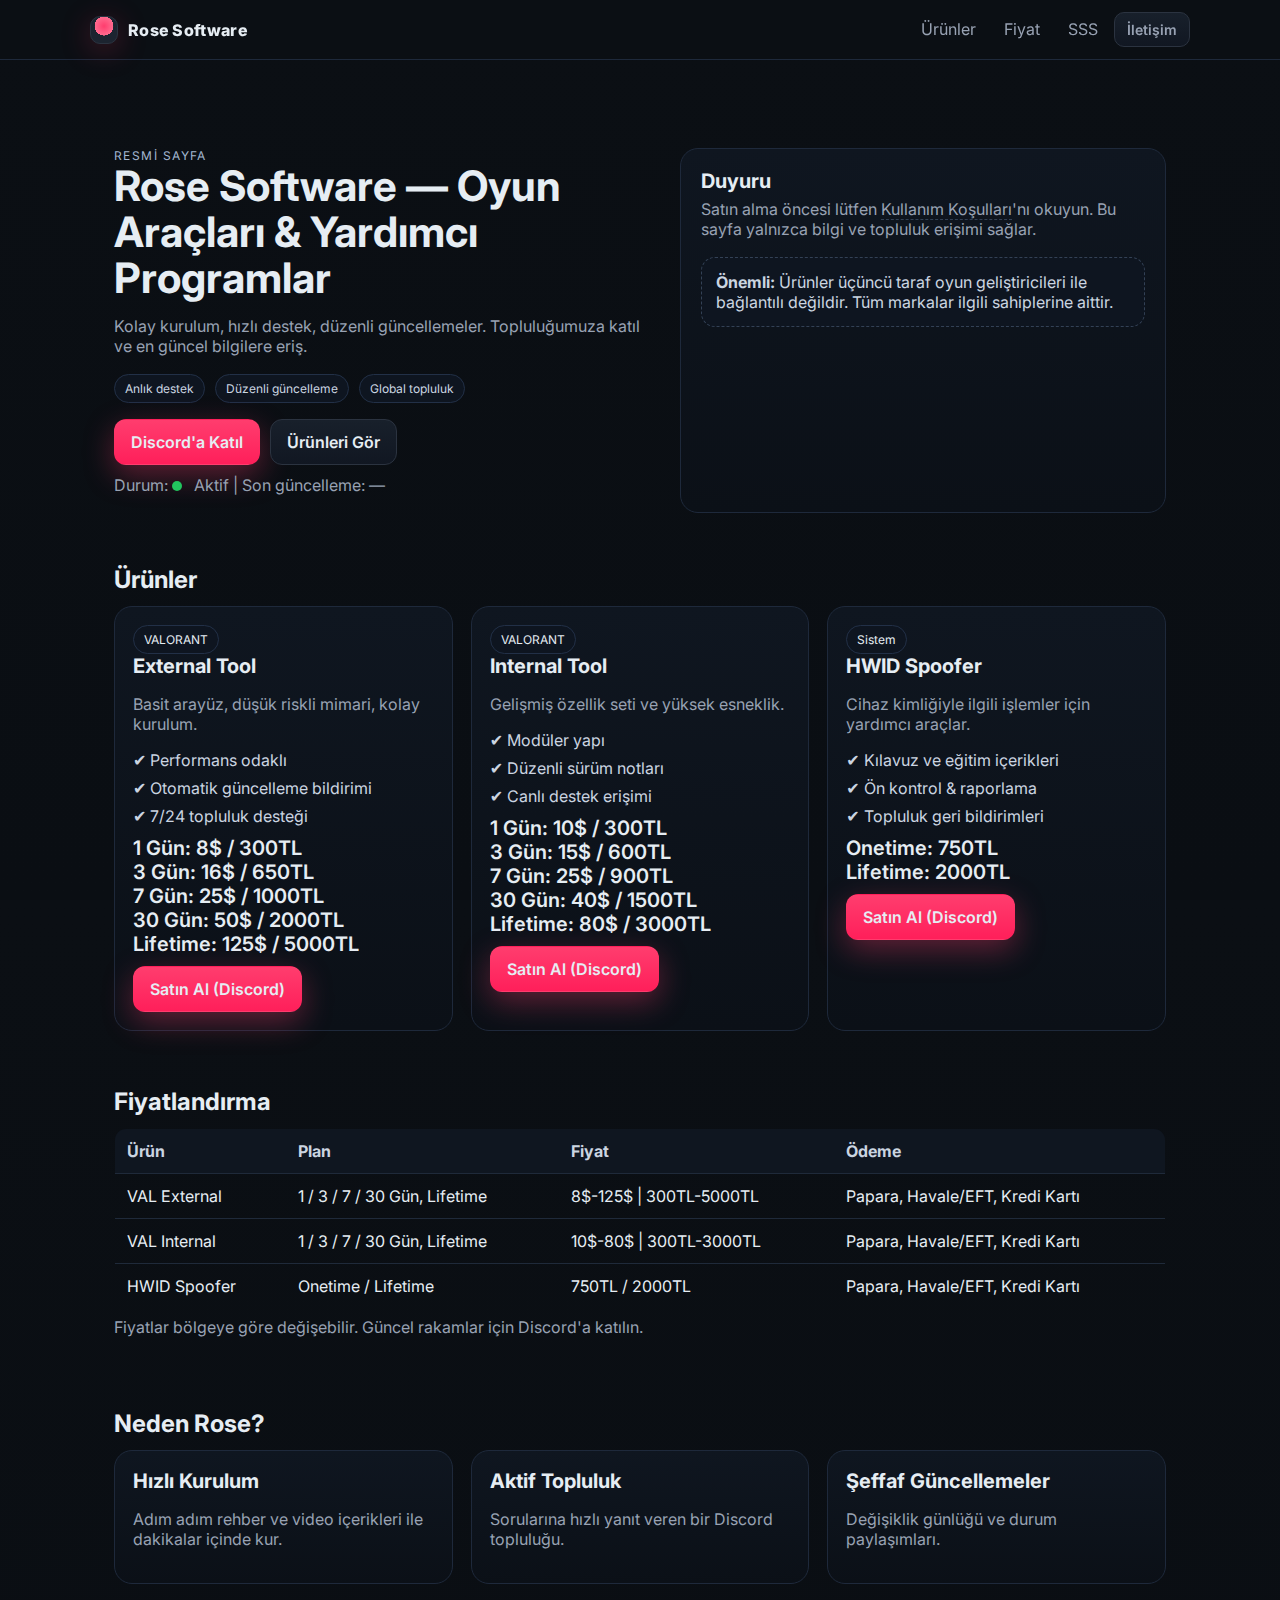
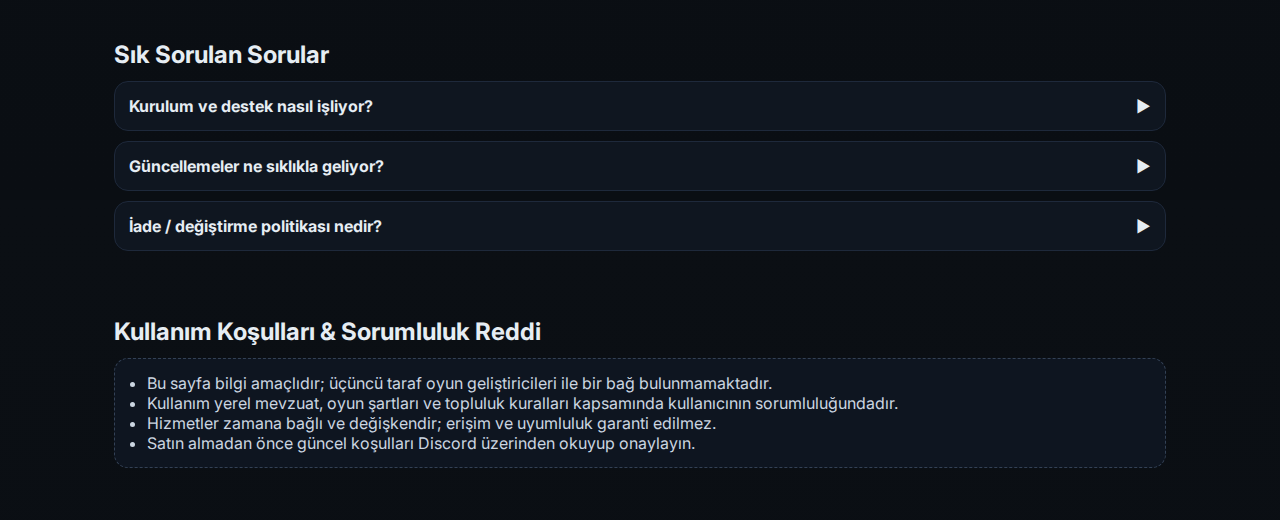
<file: index.html.html>
<!DOCTYPE html>
<html lang="tr">
<head>
  <meta charset="UTF-8" />
  <meta name="viewport" content="width=device-width, initial-scale=1" />
  <title>Rose Software | Official Page</title>
  <meta name="description" content="Rose Software — game utilities and tooling. Join our Discord for updates and support." />
  <link rel="preconnect" href="https://fonts.googleapis.com">
  <link rel="preconnect" href="https://fonts.gstatic.com" crossorigin>
  <link href="https://fonts.googleapis.com/css2?family=Inter:wght@300;400;500;600;700;800&display=swap" rel="stylesheet">
  <style>
    :root{
      --bg:#0b0f14; --card:#0f1620; --muted:#98a2b3; --text:#e6edf3; --rose:#ff3d6e; --rose-2:#ff6b8f; --line:#1e293b; --ok:#22c55e; --warn:#f59e0b;
    }
    *{box-sizing:border-box}
    html,body{margin:0;height:100%;background:linear-gradient(180deg,#0b0f14 0%, #0a0e13 100%);color:var(--text);font-family:Inter,system-ui,Segoe UI,Roboto,Arial,Helvetica,sans-serif}
    a{color:inherit;text-decoration:none}
    .container{max-width:1100px;margin:0 auto;padding:24px}
    header{position:sticky;top:0;background:rgba(11,15,20,.8);backdrop-filter:blur(8px);z-index:10;border-bottom:1px solid var(--line)}
    .nav{display:flex;align-items:center;justify-content:space-between;gap:12px;padding:12px 0}
    .brand{display:flex;align-items:center;gap:10px;font-weight:800;letter-spacing:.3px}
    .logo{width:28px;height:28px;border-radius:10px;background:radial-gradient(60% 60% at 50% 35%, var(--rose) 0%, var(--rose-2) 60%, transparent 61%), #1c2430;border:1px solid #2b3340;box-shadow:0 6px 30px rgba(255,61,110,.25)}
    .nav a{padding:8px 12px;border-radius:10px;color:var(--muted)}
    .nav a:hover{background:#0f1620;color:var(--text)}
    .btn{display:inline-flex;align-items:center;gap:10px;padding:12px 16px;border-radius:12px;border:1px solid #2b3340;background:linear-gradient(180deg,#18202b,#111722);font-weight:600}
    .btn.primary{border-color:transparent;background:linear-gradient(180deg,var(--rose),#ff1f5a);box-shadow:0 10px 30px rgba(255,61,110,.35)}
    .btn.small{padding:8px 12px;border-radius:10px;font-size:14px}
    .hero{padding:64px 0 24px;display:grid;grid-template-columns:1.05fr .95fr;gap:28px}
    .hero h1{font-size:42px;line-height:1.1;margin:0 0 14px}
    .hero p{color:var(--muted);margin:0 0 18px}
    .hero .card{background:linear-gradient(180deg,#0f1620,#0b1017);border:1px solid #1e293b;border-radius:18px;padding:20px}
    .badges{display:flex;flex-wrap:wrap;gap:10px;margin-top:8px}
    .badge{font-size:12px;color:#cbd5e1;background:#0e1520;border:1px solid #223047;border-radius:999px;padding:6px 10px}
    .grid{display:grid;grid-template-columns:repeat(3,1fr);gap:18px}
    @media(max-width:960px){.hero{grid-template-columns:1fr}.grid{grid-template-columns:1fr}}
    .card{background:linear-gradient(180deg,#0f1620,#0b1017);border:1px solid #1e293b;border-radius:18px;padding:18px}
    .card h3{margin:0 0 6px;font-size:20px}
    .muted{color:var(--muted)}
    .pill{display:inline-flex;align-items:center;gap:8px;background:#0e1520;border:1px solid #223047;border-radius:999px;padding:6px 10px;font-size:12px}
    .price{font-size:20px;font-weight:600;margin:10px 0}
    .feat{display:flex;align-items:flex-start;gap:10px;margin:8px 0;color:#cbd5e1}
    .feat svg{flex:0 0 auto;margin-top:3px}
    .section{padding:28px 0}
    .section h2{margin:0 0 12px}
    .table{width:100%;border-collapse:collapse;border:1px solid #1f2a3a;border-radius:12px;overflow:hidden}
    .table th,.table td{padding:12px;border-bottom:1px solid #1f2a3a;text-align:left}
    .table th{background:#0f1620;color:#cbd5e1}
    .faq-item{border:1px solid #1e293b;border-radius:14px;padding:14px;background:#0f1620;margin-bottom:10px}
    .faq-q{display:flex;justify-content:space-between;align-items:center;cursor:pointer}
    .rotate{transform:rotate(90deg)}
    footer{border-top:1px solid var(--line);padding:24px 0;color:#94a3b8}
    .kicker{font-size:12px;color:#a3b7d1;text-transform:uppercase;letter-spacing:.12em}
    .callout{border:1px dashed #334155;border-radius:14px;padding:14px;background:#0e1520;color:#cbd5e1}
    .status-dot{width:10px;height:10px;border-radius:999px;background:var(--ok);display:inline-block;margin-right:8px}
    .warn{color:#ffcc80}
    .linkish{border-bottom:1px dashed #334155}
    .foot-links{display:flex;gap:14px;flex-wrap:wrap}
  </style>
</head>
<body>
  <header>
    <div class="container nav">
      <div class="brand"><span class="logo"></span> <span>Rose Software</span></div>
      <nav>
        <a href="#products">Ürünler</a>
        <a href="#pricing">Fiyat</a>
        <a href="#faq">SSS</a>
        <a href="#contact" class="btn small">İletişim</a>
      </nav>
    </div>
  </header>

  <main class="container">
    <!-- HERO -->
    <section class="hero">
      <div>
        <div class="kicker">Resmi Sayfa</div>
        <h1>Rose Software — Oyun Araçları & Yardımcı Programlar</h1>
        <p>Kolay kurulum, hızlı destek, düzenli güncellemeler. Topluluğumuza katıl ve en güncel bilgilere eriş.</p>
        <div class="badges">
          <span class="badge">Anlık destek</span>
          <span class="badge">Düzenli güncelleme</span>
          <span class="badge">Global topluluk</span>
        </div>
        <div style="margin-top:16px;display:flex;gap:10px;flex-wrap:wrap">
          <a class="btn primary" href="https://discord.gg/j3f7S7Req8" target="_blank" rel="noopener">Discord'a Katıl</a>
          <a class="btn" href="#products">Ürünleri Gör</a>
        </div>
        <p class="muted" style="margin-top:10px">Durum: <span class="status-dot"></span> Aktif | Son güncelleme: <span id="lastUpdated">—</span></p>
      </div>
      <div class="card">
        <h3>Duyuru</h3>
        <p class="muted">Satın alma öncesi lütfen <a href="#tos" class="linkish">Kullanım Koşulları</a>'nı okuyun. Bu sayfa yalnızca bilgi ve topluluk erişimi sağlar.</p>
        <div class="callout" style="margin-top:10px">
          <strong>Önemli:</strong> Ürünler üçüncü taraf oyun geliştiricileri ile bağlantılı değildir. Tüm markalar ilgili sahiplerine aittir.
        </div>
      </div>
    </section>

    <!-- PRODUCTS -->
    <section id="products" class="section">
      <h2>Ürünler</h2>
      <div class="grid">
        <div class="card">
          <div class="pill">VALORANT</div>
          <h3>External Tool</h3>
          <p class="muted">Basit arayüz, düşük riskli mimari, kolay kurulum.</p>
          <div class="feat">✔ Performans odaklı</div>
          <div class="feat">✔ Otomatik güncelleme bildirimi</div>
          <div class="feat">✔ 7/24 topluluk desteği</div>
          <div class="price">
            1 Gün: 8$ / 300TL<br>
            3 Gün: 16$ / 650TL<br>
            7 Gün: 25$ / 1000TL<br>
            30 Gün: 50$ / 2000TL<br>
            Lifetime: 125$ / 5000TL
          </div>
          <a class="btn primary" href="https://discord.gg/j3f7S7Req8" target="_blank">Satın Al (Discord)</a>
        </div>
        <div class="card">
          <div class="pill">VALORANT</div>
          <h3>Internal Tool</h3>
          <p class="muted">Gelişmiş özellik seti ve yüksek esneklik.</p>
          <div class="feat">✔ Modüler yapı</div>
          <div class="feat">✔ Düzenli sürüm notları</div>
          <div class="feat">✔ Canlı destek erişimi</div>
          <div class="price">
            1 Gün: 10$ / 300TL<br>
            3 Gün: 15$ / 600TL<br>
            7 Gün: 25$ / 900TL<br>
            30 Gün: 40$ / 1500TL<br>
            Lifetime: 80$ / 3000TL
          </div>
          <a class="btn primary" href="https://discord.gg/j3f7S7Req8" target="_blank">Satın Al (Discord)</a>
        </div>
        <div class="card">
          <div class="pill">Sistem</div>
          <h3>HWID Spoofer</h3>
          <p class="muted">Cihaz kimliğiyle ilgili işlemler için yardımcı araçlar.</p>
          <div class="feat">✔ Kılavuz ve eğitim içerikleri</div>
          <div class="feat">✔ Ön kontrol & raporlama</div>
          <div class="feat">✔ Topluluk geri bildirimleri</div>
          <div class="price">
            Onetime: 750TL<br>
            Lifetime: 2000TL
          </div>
          <a class="btn primary" href="https://discord.gg/j3f7S7Req8" target="_blank">Satın Al (Discord)</a>
        </div>
      </div>
    </section>

    <!-- PRICING -->
    <section id="pricing" class="section">
      <h2>Fiyatlandırma</h2>
      <table class="table">
        <thead>
          <tr>
            <th>Ürün</th>
            <th>Plan</th>
            <th>Fiyat</th>
            <th>Ödeme</th>
          </tr>
        </thead>
        <tbody>
          <tr>
            <td>VAL External</td>
            <td>1 / 3 / 7 / 30 Gün, Lifetime</td>
            <td>8$-125$ | 300TL-5000TL</td>
            <td>Papara, Havale/EFT, Kredi Kartı</td>
          </tr>
          <tr>
            <td>VAL Internal</td>
            <td>1 / 3 / 7 / 30 Gün, Lifetime</td>
            <td>10$-80$ | 300TL-3000TL</td>
            <td>Papara, Havale/EFT, Kredi Kartı</td>
          </tr>
          <tr>
            <td>HWID Spoofer</td>
            <td>Onetime / Lifetime</td>
            <td>750TL / 2000TL</td>
            <td>Papara, Havale/EFT, Kredi Kartı</td>
          </tr>
        </tbody>
      </table>
      <p class="muted" style="margin-top:8px">Fiyatlar bölgeye göre değişebilir. Güncel rakamlar için Discord'a katılın.</p>
    </section>

    <!-- WHY US -->
    <section class="section">
      <h2>Neden Rose?</h2>
      <div class="grid" style="grid-template-columns:repeat(3,1fr)">
        <div class="card">
          <h3>Hızlı Kurulum</h3>
          <p class="muted">Adım adım rehber ve video içerikleri ile dakikalar içinde kur.</p>
        </div>
        <div class="card">
          <h3>Aktif Topluluk</h3>
          <p class="muted">Sorularına hızlı yanıt veren bir Discord topluluğu.</p>
        </div>
        <div class="card">
          <h3>Şeffaf Güncellemeler</h3>
          <p class="muted">Değişiklik günlüğü ve durum paylaşımları.</p>
        </div>
      </div>
    </section>

    <!-- FAQ -->
    <section id="faq" class="section">
      <h2>Sık Sorulan Sorular</h2>
      <div class="faq-item">
        <div class="faq-q" onclick="toggleFaq(this)">
          <strong>Kurulum ve destek nasıl işliyor?</strong>
          <span>▶</span>
        </div>
        <div class="faq-a" style="display:none;margin-top:10px" class="muted">
          Satın alma sonrası Discord üzerinden kurulum kılavuzu ve destek sağlanır. Ekip 7/24 hizmet vermektedir.
        </div>
      </div>
      <div class="faq-item">
        <div class="faq-q" onclick="toggleFaq(this)">
          <strong>Güncellemeler ne sıklıkla geliyor?</strong>
          <span>▶</span>
        </div>
        <div class="faq-a" style="display:none;margin-top:10px" class="muted">
          Değişiklikler mümkün olduğunca kısa sürede duyurulur. Durum bilgisi ana sayfada paylaşılır.
        </div>
      </div>
      <div class="faq-item">
        <div class="faq-q" onclick="toggleFaq(this)">
          <strong>İade / değiştirme politikası nedir?</strong>
          <span>▶</span>
        </div>
        <div class="faq-a" style="display:none;margin-top:10px" class="muted">
          Dijital ürünlerde iade koşulları sınırlıdır. Lütfen satın almadan önce Discord üzerinden detayları okuyun ve onaylayın.
        </div>
      </div>
    </section>

    <!-- TOS -->
    <section id="tos" class="section">
      <h2>Kullanım Koşulları & Sorumluluk Reddi</h2>
      <div class="callout">
        <ul style="margin:0;padding-left:18px">
          <li>Bu sayfa bilgi amaçlıdır; üçüncü taraf oyun geliştiricileri ile bir bağ bulunmamaktadır.</li>
          <li>Kullanım yerel mevzuat, oyun şartları ve topluluk kuralları kapsamında kullanıcının sorumluluğundadır.</li>
          <li>Hizmetler zamana bağlı ve değişkendir; erişim ve uyumluluk garanti edilmez.</li>
          <li>Satın almadan önce güncel koşulları Discord üzerinden okuyup onaylayın.</li>
        </ul>
</file>
